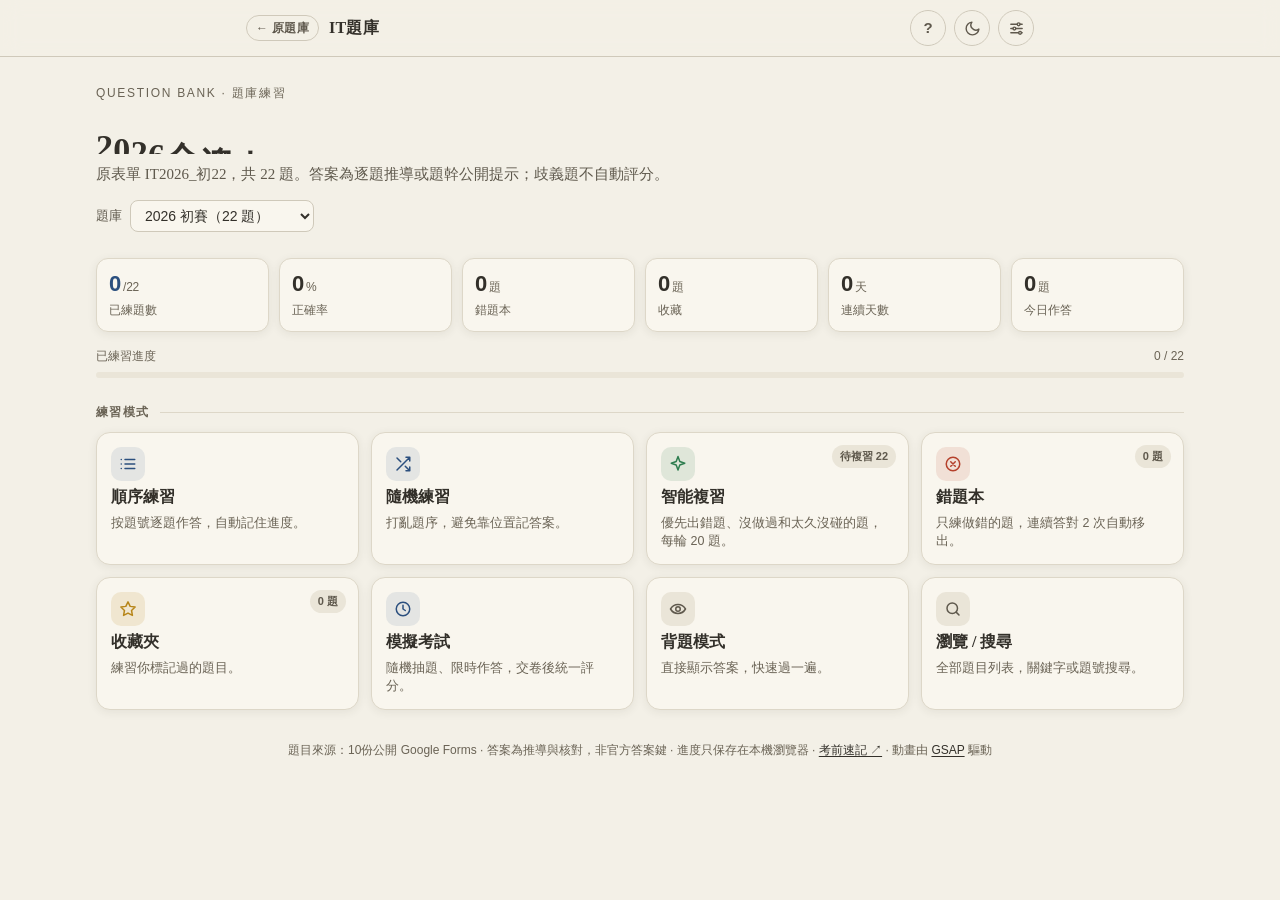
<file: index.html>
<!DOCTYPE html>
<html lang="zh-Hant" data-theme="light" data-font="md">
<head>
  <meta charset="utf-8">
  <meta name="viewport" content="width=device-width, initial-scale=1, viewport-fit=cover">
  <title>2026全澳中学生资讯科技知识问答比赛高中组模拟题</title>
  <meta name="description" content="2026全澳中学生资讯科技知识问答比赛高中组模拟题：424道IT題，保留順序練習、隨機練習、智能複習、錯題本、收藏、模考、背題及搜尋。待核對題不評分。">
  <meta name="robots" content="noindex">
  <meta name="theme-color" content="#f3f0e7" media="(prefers-color-scheme: light)">
  <meta name="theme-color" content="#211e19" media="(prefers-color-scheme: dark)">
  <meta name="apple-mobile-web-app-capable" content="yes">
  <meta name="apple-mobile-web-app-status-bar-style" content="default">
  <meta name="apple-mobile-web-app-title" content="IT題庫">
  <link rel="icon" href="./icon-192.png">
  <link rel="apple-touch-icon" href="./icon-192.png">
  <link rel="manifest" href="./manifest.webmanifest">
  <link rel="stylesheet" href="./quiz.css?v=it2026">
  <script>
    // 在首次繪製前決定主題與字號，避免閃爍；theme 這個 key 與博客共用
    (function () {
      try {
        var t = localStorage.getItem("theme");
        if (t !== "light" && t !== "dark") {
          t = matchMedia("(prefers-color-scheme: dark)").matches ? "dark" : "light";
        }
        document.documentElement.setAttribute("data-theme", t);
        var s = JSON.parse(localStorage.getItem("quiz2:settings") || "{}");
        if (s.font) document.documentElement.setAttribute("data-font", s.font);
      } catch (e) {}
    })();
  </script>
</head>
<body>
  <a class="skip-link" href="#app">跳到主要內容</a>

  <header class="topbar">
    <div class="in">
      <a class="brand" href="https://jacksontai2007.github.io/quiz/" title="開啟原題庫"><span class="back">← 原題庫</span><span>IT題庫</span></a>
      <span class="spacer"></span>
      <button class="icon-btn" id="btn-help" type="button" aria-label="鍵盤快捷鍵與說明">?</button>
      <button class="icon-btn theme-toggle" id="btn-theme" type="button" aria-label="切換深淺色">
        <svg class="icon-moon" viewBox="0 0 24 24" fill="none" stroke="currentColor" stroke-width="2" stroke-linecap="round" stroke-linejoin="round" aria-hidden="true"><path d="M21 12.8A9 9 0 1 1 11.2 3a7 7 0 0 0 9.8 9.8z"/></svg>
        <svg class="icon-sun" viewBox="0 0 24 24" fill="none" stroke="currentColor" stroke-width="2" stroke-linecap="round" stroke-linejoin="round" aria-hidden="true"><circle cx="12" cy="12" r="4"/><path d="M12 2v2M12 20v2M4.9 4.9l1.4 1.4M17.7 17.7l1.4 1.4M2 12h2M20 12h2M4.9 19.1l1.4-1.4M17.7 6.3l1.4-1.4"/></svg>
      </button>
      <button class="icon-btn" id="btn-settings" type="button" aria-label="設定">
        <svg viewBox="0 0 24 24" fill="none" stroke="currentColor" stroke-width="2" stroke-linecap="round" stroke-linejoin="round" aria-hidden="true"><path d="M4 6h9M17 6h3M4 12h3M11 12h9M4 18h11M19 18h1"/><circle cx="15" cy="6" r="2"/><circle cx="9" cy="12" r="2"/><circle cx="17" cy="18" r="2"/></svg>
      </button>
    </div>
  </header>

  <main id="app">

    <!-- ===== 首頁 ===== -->
    <section id="screen-home" class="screen" aria-label="首頁">
      <div class="hero">
        <p class="kicker">Question Bank · 題庫練習</p>
        <h1 id="hero-title">2026全澳中学生资讯科技知识问答比赛高中组模拟题</h1>
        <p class="lead" id="hero-lead">正在載入題庫…</p>
        <div class="bank-row" id="bank-row" hidden>
          <label for="bank-select">題庫</label>
          <select id="bank-select"></select>
        </div>
      </div>

      <div class="stats" id="stats" data-anim></div>

      <div class="progress-wrap" data-anim>
        <div class="progress-meta"><span>已練習進度</span><span id="seen-label">0 / 0</span></div>
        <div class="progress-line"><i id="seen-bar"></i></div>
      </div>

      <h2 class="section-title" data-anim>練習模式</h2>
      <div class="modes" id="modes"></div>

      <p class="foot">題目來源：10份公開 Google Forms · 答案為推導與核對，非官方答案鍵 · 進度只保存在本機瀏覽器 · <a href="./quick-notes.html">考前速記 ↗</a> · 動畫由 <a href="https://gsap.com" target="_blank" rel="noopener">GSAP</a> 驅動</p>
    </section>

    <!-- ===== 練習 / 考試 ===== -->
    <section id="screen-practice" class="screen" aria-label="練習" hidden>
      <div class="practice-grid">
        <div class="p-main">
          <div class="p-head">
            <button class="icon-btn" id="btn-exit" type="button" aria-label="返回首頁">
              <svg viewBox="0 0 24 24" fill="none" stroke="currentColor" stroke-width="2" stroke-linecap="round" stroke-linejoin="round" aria-hidden="true"><path d="M3 11l9-8 9 8v9a1 1 0 0 1-1 1h-5v-6H9v6H4a1 1 0 0 1-1-1z"/></svg>
            </button>
            <span class="mode-name" id="p-mode">練習</span>
            <span class="timer" id="p-timer" hidden>00:00</span>
            <span class="counter" id="p-counter">0 / 0</span>
          </div>
          <div class="p-progress"><i id="p-bar"></i></div>

          <div class="stage" id="stage" data-anim></div>

          <div class="actions" id="actions">
            <div class="in">
              <button class="btn icon" id="btn-prev" type="button" aria-label="上一題">
                <svg viewBox="0 0 24 24" fill="none" stroke="currentColor" stroke-width="2" stroke-linecap="round" stroke-linejoin="round" aria-hidden="true"><path d="M15 18l-6-6 6-6"/></svg>
              </button>
              <button class="btn icon" id="btn-fav" type="button" aria-label="收藏這題" aria-pressed="false">
                <svg viewBox="0 0 24 24" fill="none" stroke="currentColor" stroke-width="2" stroke-linecap="round" stroke-linejoin="round" aria-hidden="true"><path d="M12 2.5l2.9 6 6.6.9-4.8 4.6 1.2 6.5L12 17.4 6.1 20.5l1.2-6.5L2.5 9.4l6.6-.9z"/></svg>
              </button>
              <button class="btn icon" id="btn-sheet" type="button" aria-label="答題卡">
                <svg viewBox="0 0 24 24" fill="none" stroke="currentColor" stroke-width="2" stroke-linecap="round" stroke-linejoin="round" aria-hidden="true"><rect x="3" y="3" width="7" height="7" rx="1.5"/><rect x="14" y="3" width="7" height="7" rx="1.5"/><rect x="3" y="14" width="7" height="7" rx="1.5"/><rect x="14" y="14" width="7" height="7" rx="1.5"/></svg>
              </button>
              <button class="btn primary grow" id="btn-next" type="button">下一題</button>
            </div>
          </div>
        </div>

        <aside class="sheet" id="sheet" aria-label="答題卡">
          <div class="sheet-head">
            <span class="handle" aria-hidden="true"></span>
            <strong>答題卡</strong>
            <span class="muted" id="sheet-count">已答 0 / 0</span>
            <button class="icon-btn small" id="btn-sheet-close" type="button" aria-label="關閉答題卡">×</button>
          </div>
          <div class="sheet-body"><div class="grid" id="sheet-grid"></div></div>
          <div class="legend">
            <span><i class="l-ok"></i>答對</span>
            <span><i class="l-bad"></i>答錯</span>
            <span><i class="l-done"></i>已答</span><span><i class="l-review"></i>已閱</span>
            <span><i class="l-cur"></i>目前</span>
            <span><i class="l-fav"></i>收藏</span>
          </div>
          <div class="sheet-foot"><button class="btn grow" id="btn-finish" type="button">結束本輪</button></div>
        </aside>
      </div>
    </section>

    <!-- ===== 結果 ===== -->
    <section id="screen-result" class="screen" aria-label="結果" hidden>
      <div class="p-head">
        <button class="icon-btn" id="btn-result-home" type="button" aria-label="返回首頁">
          <svg viewBox="0 0 24 24" fill="none" stroke="currentColor" stroke-width="2" stroke-linecap="round" stroke-linejoin="round" aria-hidden="true"><path d="M3 11l9-8 9 8v9a1 1 0 0 1-1 1h-5v-6H9v6H4a1 1 0 0 1-1-1z"/></svg>
        </button>
        <span class="mode-name" id="r-title">結果</span>
      </div>
      <div class="result-hero" data-anim>
        <div class="ring" id="ring">
          <svg viewBox="0 0 132 132" aria-hidden="true">
            <circle class="track" cx="66" cy="66" r="56"/>
            <circle class="bar" id="ring-bar" cx="66" cy="66" r="56"/>
          </svg>
          <div class="ring-val"><span id="ring-num">0</span><small id="ring-unit">分</small></div>
        </div>
        <div class="result-nums" id="result-nums"></div>
      </div>
      <div class="result-actions" id="result-actions" data-anim></div>
      <h2 class="section-title" id="review-title" data-anim>錯題回顧</h2>
      <ul class="review-list" id="review-list"></ul>
    </section>

    <!-- ===== 瀏覽 / 搜尋 ===== -->
    <section id="screen-browse" class="screen" aria-label="瀏覽題目" hidden>
      <div class="p-head">
        <button class="icon-btn" id="btn-browse-home" type="button" aria-label="返回首頁">
          <svg viewBox="0 0 24 24" fill="none" stroke="currentColor" stroke-width="2" stroke-linecap="round" stroke-linejoin="round" aria-hidden="true"><path d="M3 11l9-8 9 8v9a1 1 0 0 1-1 1h-5v-6H9v6H4a1 1 0 0 1-1-1z"/></svg>
        </button>
        <span class="mode-name">瀏覽題目</span>
        <span class="counter" id="browse-count"></span>
      </div>
      <div class="toolbar" data-anim>
        <input class="search" id="search" type="search" placeholder="搜尋題目關鍵字或題號…" autocomplete="off" aria-label="搜尋題目">
        <div class="seg" id="browse-status" role="group" aria-label="篩選">
          <button type="button" data-v="all" aria-pressed="true">全部</button>
          <button type="button" data-v="wrong" aria-pressed="false">錯題</button>
          <button type="button" data-v="fav" aria-pressed="false">收藏</button>
          <button type="button" data-v="new" aria-pressed="false">未做</button>
        </div>
        <button class="chip" id="toggle-answers" type="button" aria-pressed="true">顯示答案</button>
      </div>
      <ul class="list" id="browse-list"></ul>
      <p class="empty" id="browse-empty" hidden>沒有符合的題目</p>
    </section>

  </main>

  <div class="scrim" id="scrim"></div>

  <div class="modal" id="modal" hidden>
    <div class="box" role="dialog" aria-modal="true" aria-label="對話框"><div id="modal-content"></div></div>
  </div>

  <div class="toast" id="toast" role="status" aria-live="polite"></div>

  <script src="./vendor/gsap/gsap.min.js"></script>
  <script src="./vendor/gsap/Flip.min.js"></script>
  <script src="./vendor/gsap/Observer.min.js"></script>
  <script src="./vendor/gsap/ScrollToPlugin.min.js"></script>
  <script src="./vendor/gsap/SplitText.min.js"></script>
  <script src="./vendor/gsap/DrawSVGPlugin.min.js"></script>
  <script src="./quiz.js?v=it2026"></script>
</body>
</html>
</file>
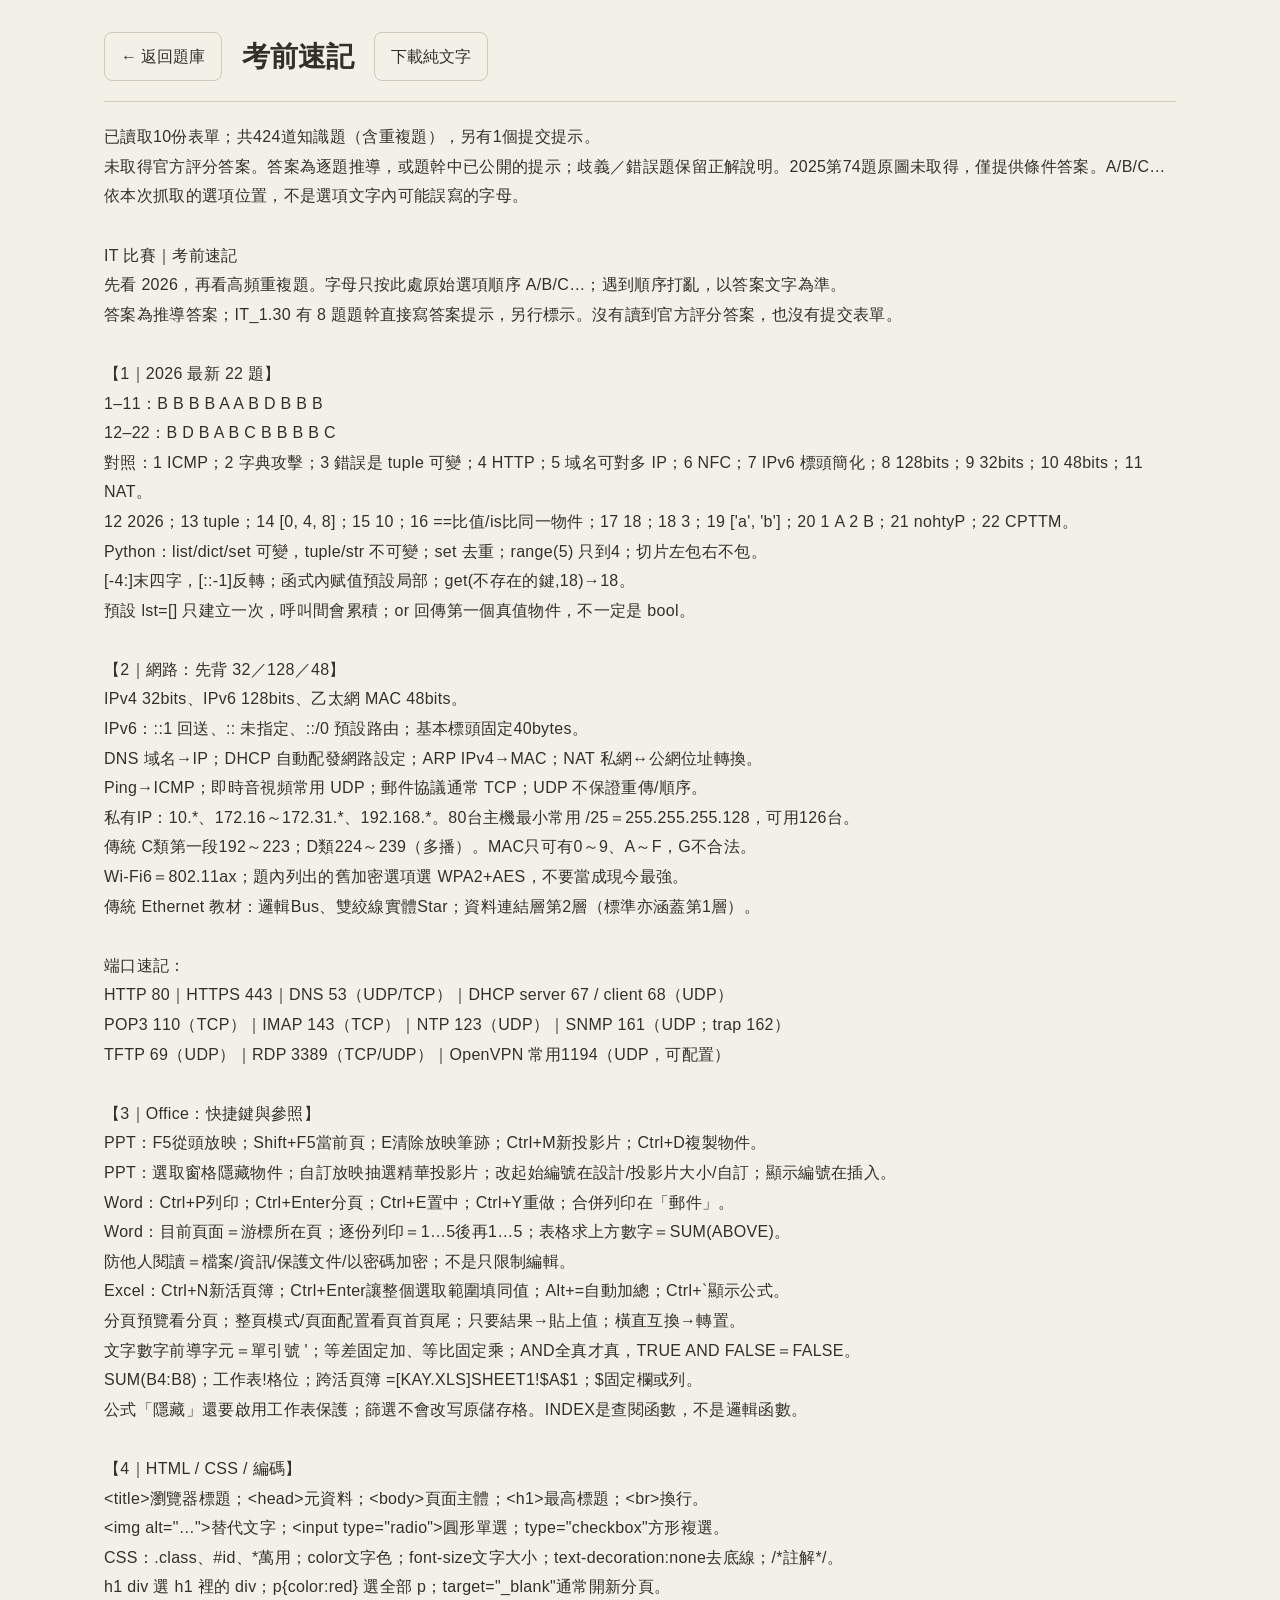
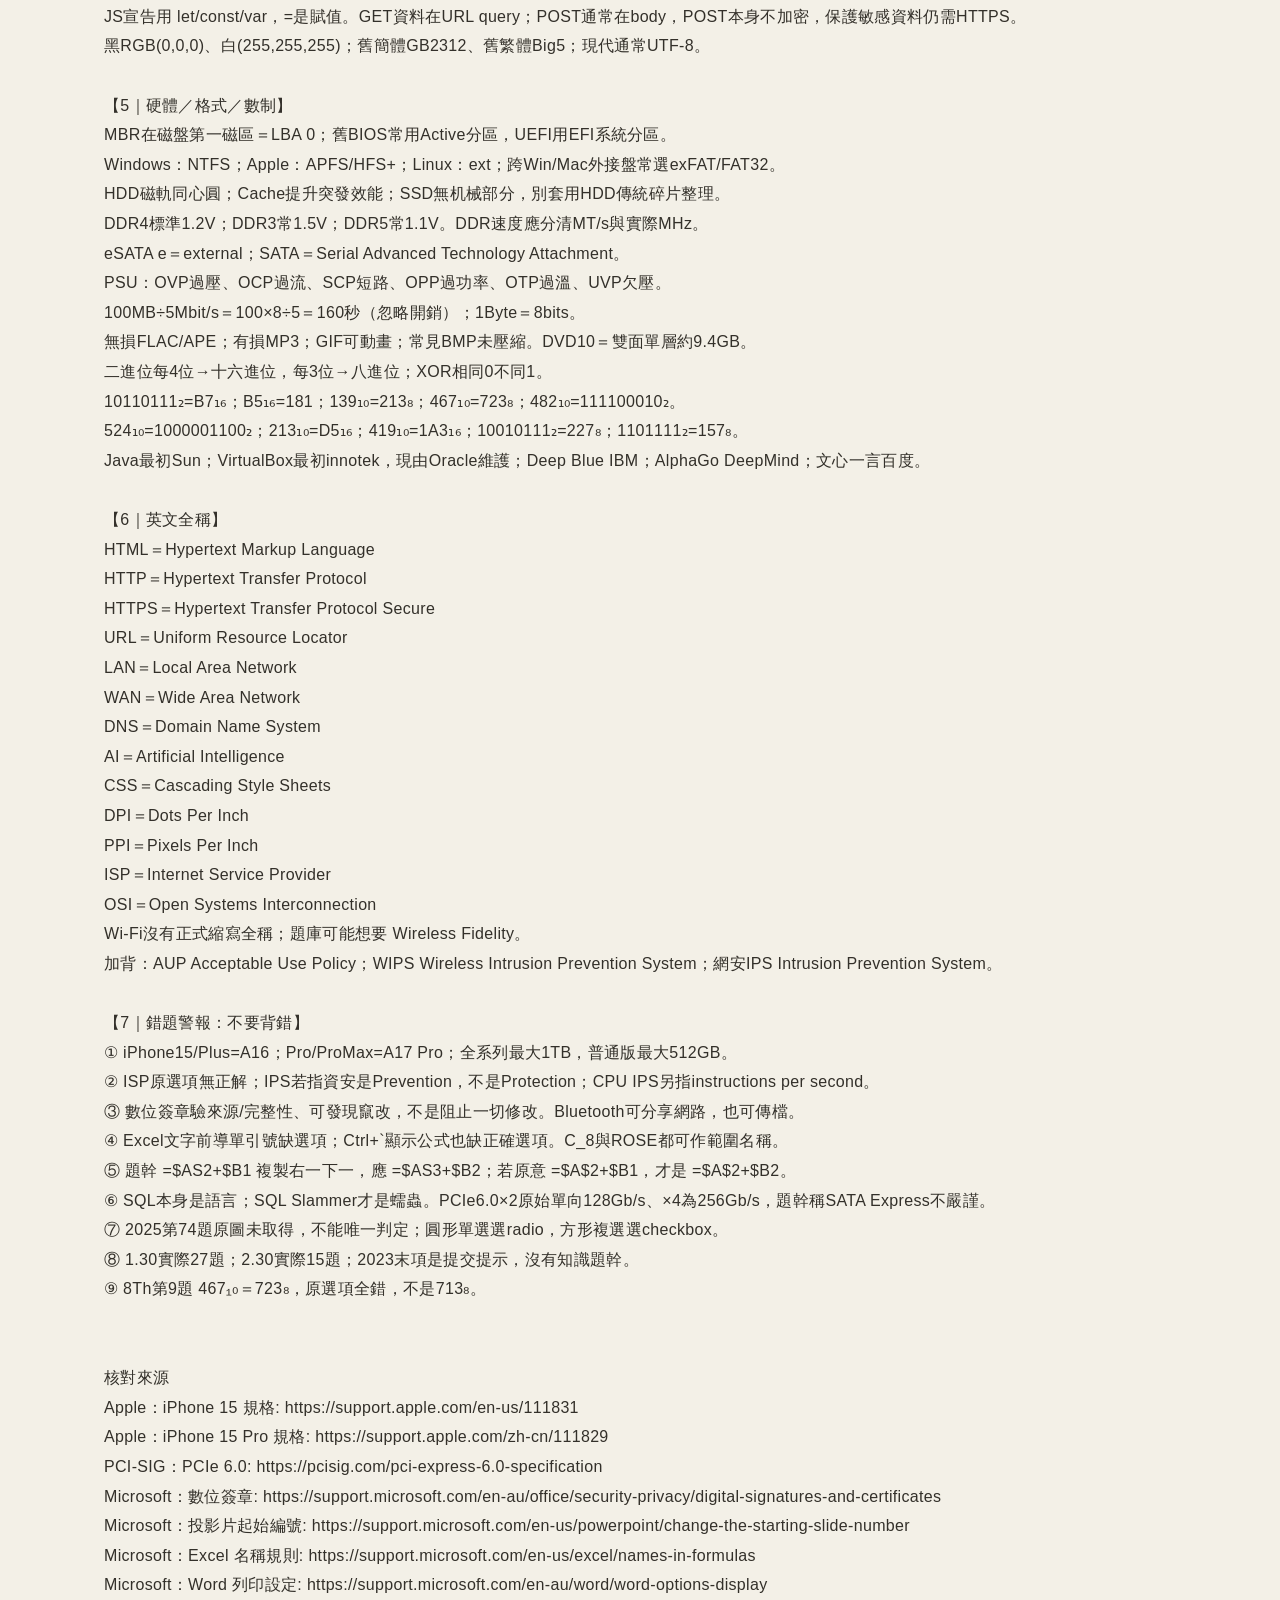
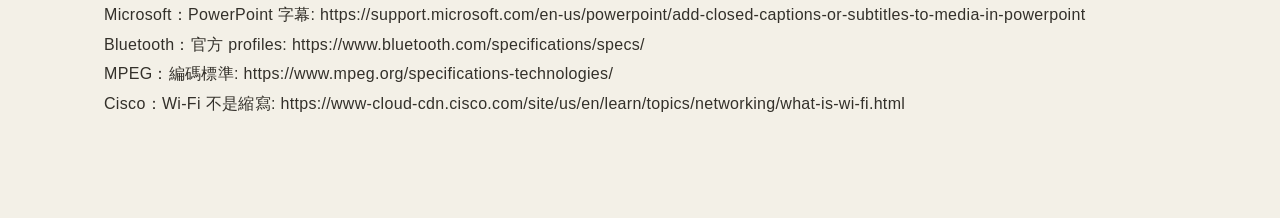
<file: quick-notes.html>
<!doctype html><html lang="zh-Hant" data-theme="light"><head><meta charset="utf-8"><meta name="viewport" content="width=device-width,initial-scale=1,viewport-fit=cover"><meta name="description" content="IT比賽考前速記：網路、Python、Office、HTML、硬體、英文全稱與錯題提醒"><title>考前速記 · 2026全澳中学生资讯科技知识问答比赛高中组模拟题</title><link rel="stylesheet" href="./quiz.css"><link rel="icon" href="./icon-192.png"><script>try{const t=localStorage.getItem('theme');document.documentElement.dataset.theme=t==='dark'?'dark':'light'}catch(e){}</script><style>main{max-width:var(--maxw-wide);margin:0 auto;padding:32px 24px 80px}.notes{white-space:pre-wrap;overflow-wrap:anywhere;font-family:var(--sans);font-size:16px;line-height:1.85;letter-spacing:.02em;margin:20px 0}.note-head{display:flex;align-items:center;gap:20px;flex-wrap:wrap;padding-bottom:20px;border-bottom:1px solid var(--rule)}.note-head a{padding:10px 16px;border:1px solid var(--rule);border-radius:8px;min-height:44px}.note-head a:hover{background:var(--chip-bg)}h1{font-size:28px;margin:0}@media(max-width:600px){main{padding:20px 16px 60px}.notes{font-size:16px}}@media print{.note-head a{display:none}main{padding:0}}</style></head><body><main><header class="note-head"><a href="./">← 返回題庫</a><h1>考前速記</h1><a href="./quick-notes.txt" download>下載純文字</a></header><pre class="notes">已讀取10份表單；共424道知識題（含重複題），另有1個提交提示。
未取得官方評分答案。答案為逐題推導，或題幹中已公開的提示；歧義／錯誤題保留正解說明。2025第74題原圖未取得，僅提供條件答案。A/B/C…依本次抓取的選項位置，不是選項文字內可能誤寫的字母。

IT 比賽｜考前速記
先看 2026，再看高頻重複題。字母只按此處原始選項順序 A/B/C…；遇到順序打亂，以答案文字為準。
答案為推導答案；IT_1.30 有 8 題題幹直接寫答案提示，另行標示。沒有讀到官方評分答案，也沒有提交表單。

【1｜2026 最新 22 題】
1–11：B B B B A A B D B B B
12–22：B D B A B C B B B B C
對照：1 ICMP；2 字典攻擊；3 錯誤是 tuple 可變；4 HTTP；5 域名可對多 IP；6 NFC；7 IPv6 標頭簡化；8 128bits；9 32bits；10 48bits；11 NAT。
12 2026；13 tuple；14 [0, 4, 8]；15 10；16 ==比值/is比同一物件；17 18；18 3；19 [&#x27;a&#x27;, &#x27;b&#x27;]；20 1 A 2 B；21 nohtyP；22 CPTTM。
Python：list/dict/set 可變，tuple/str 不可變；set 去重；range(5) 只到4；切片左包右不包。
[-4:]末四字，[::-1]反轉；函式內赋值預設局部；get(不存在的鍵,18)→18。
預設 lst=[] 只建立一次，呼叫間會累積；or 回傳第一個真值物件，不一定是 bool。

【2｜網路：先背 32／128／48】
IPv4 32bits、IPv6 128bits、乙太網 MAC 48bits。
IPv6：::1 回送、:: 未指定、::/0 預設路由；基本標頭固定40bytes。
DNS 域名→IP；DHCP 自動配發網路設定；ARP IPv4→MAC；NAT 私網↔公網位址轉換。
Ping→ICMP；即時音視頻常用 UDP；郵件協議通常 TCP；UDP 不保證重傳/順序。
私有IP：10.*、172.16～172.31.*、192.168.*。80台主機最小常用 /25＝255.255.255.128，可用126台。
傳統 C類第一段192～223；D類224～239（多播）。MAC只可有0～9、A～F，G不合法。
Wi-Fi6＝802.11ax；題內列出的舊加密選項選 WPA2+AES，不要當成現今最強。
傳統 Ethernet 教材：邏輯Bus、雙絞線實體Star；資料連結層第2層（標準亦涵蓋第1層）。

端口速記：
HTTP 80｜HTTPS 443｜DNS 53（UDP/TCP）｜DHCP server 67 / client 68（UDP）
POP3 110（TCP）｜IMAP 143（TCP）｜NTP 123（UDP）｜SNMP 161（UDP；trap 162）
TFTP 69（UDP）｜RDP 3389（TCP/UDP）｜OpenVPN 常用1194（UDP，可配置）

【3｜Office：快捷鍵與參照】
PPT：F5從頭放映；Shift+F5當前頁；E清除放映筆跡；Ctrl+M新投影片；Ctrl+D複製物件。
PPT：選取窗格隱藏物件；自訂放映抽選精華投影片；改起始編號在設計/投影片大小/自訂；顯示編號在插入。
Word：Ctrl+P列印；Ctrl+Enter分頁；Ctrl+E置中；Ctrl+Y重做；合併列印在「郵件」。
Word：目前頁面＝游標所在頁；逐份列印＝1…5後再1…5；表格求上方數字＝SUM(ABOVE)。
防他人閱讀＝檔案/資訊/保護文件/以密碼加密；不是只限制編輯。
Excel：Ctrl+N新活頁簿；Ctrl+Enter讓整個選取範圍填同值；Alt+=自動加總；Ctrl+`顯示公式。
分頁預覽看分頁；整頁模式/頁面配置看頁首頁尾；只要結果→貼上值；橫直互換→轉置。
文字數字前導字元＝單引號 &#x27;；等差固定加、等比固定乘；AND全真才真，TRUE AND FALSE＝FALSE。
SUM(B4:B8)；工作表!格位；跨活頁簿 =[KAY.XLS]SHEET1!$A$1；$固定欄或列。
公式「隱藏」還要啟用工作表保護；篩選不會改写原儲存格。INDEX是查閱函數，不是邏輯函數。

【4｜HTML / CSS / 編碼】
&lt;title&gt;瀏覽器標題；&lt;head&gt;元資料；&lt;body&gt;頁面主體；&lt;h1&gt;最高標題；&lt;br&gt;換行。
&lt;img alt=&quot;…&quot;&gt;替代文字；&lt;input type=&quot;radio&quot;&gt;圓形單選；type=&quot;checkbox&quot;方形複選。
CSS：.class、#id、*萬用；color文字色；font-size文字大小；text-decoration:none去底線；/*註解*/。
h1 div 選 h1 裡的 div；p{color:red} 選全部 p；target=&quot;_blank&quot;通常開新分頁。
JS宣告用 let/const/var，=是賦值。GET資料在URL query；POST通常在body，POST本身不加密，保護敏感資料仍需HTTPS。
黑RGB(0,0,0)、白(255,255,255)；舊簡體GB2312、舊繁體Big5；現代通常UTF-8。

【5｜硬體／格式／數制】
MBR在磁盤第一磁區＝LBA 0；舊BIOS常用Active分區，UEFI用EFI系統分區。
Windows：NTFS；Apple：APFS/HFS+；Linux：ext；跨Win/Mac外接盤常選exFAT/FAT32。
HDD磁軌同心圓；Cache提升突發效能；SSD無机械部分，別套用HDD傳統碎片整理。
DDR4標準1.2V；DDR3常1.5V；DDR5常1.1V。DDR速度應分清MT/s與實際MHz。
eSATA e＝external；SATA＝Serial Advanced Technology Attachment。
PSU：OVP過壓、OCP過流、SCP短路、OPP過功率、OTP過溫、UVP欠壓。
100MB÷5Mbit/s＝100×8÷5＝160秒（忽略開銷）；1Byte＝8bits。
無損FLAC/APE；有損MP3；GIF可動畫；常見BMP未壓縮。DVD10＝雙面單層約9.4GB。
二進位每4位→十六進位，每3位→八進位；XOR相同0不同1。
10110111₂=B7₁₆；B5₁₆=181；139₁₀=213₈；467₁₀=723₈；482₁₀=111100010₂。
524₁₀=1000001100₂；213₁₀=D5₁₆；419₁₀=1A3₁₆；10010111₂=227₈；1101111₂=157₈。
Java最初Sun；VirtualBox最初innotek，現由Oracle維護；Deep Blue IBM；AlphaGo DeepMind；文心一言百度。

【6｜英文全稱】
HTML＝Hypertext Markup Language
HTTP＝Hypertext Transfer Protocol
HTTPS＝Hypertext Transfer Protocol Secure
URL＝Uniform Resource Locator
LAN＝Local Area Network
WAN＝Wide Area Network
DNS＝Domain Name System
AI＝Artificial Intelligence
CSS＝Cascading Style Sheets
DPI＝Dots Per Inch
PPI＝Pixels Per Inch
ISP＝Internet Service Provider
OSI＝Open Systems Interconnection
Wi-Fi沒有正式縮寫全稱；題庫可能想要 Wireless Fidelity。
加背：AUP Acceptable Use Policy；WIPS Wireless Intrusion Prevention System；網安IPS Intrusion Prevention System。

【7｜錯題警報：不要背錯】
① iPhone15/Plus=A16；Pro/ProMax=A17 Pro；全系列最大1TB，普通版最大512GB。
② ISP原選項無正解；IPS若指資安是Prevention，不是Protection；CPU IPS另指instructions per second。
③ 數位簽章驗來源/完整性、可發現竄改，不是阻止一切修改。Bluetooth可分享網路，也可傳檔。
④ Excel文字前導單引號缺選項；Ctrl+`顯示公式也缺正確選項。C_8與ROSE都可作範圍名稱。
⑤ 題幹 =$AS2+$B1 複製右一下一，應 =$AS3+$B2；若原意 =$A$2+$B1，才是 =$A$2+$B2。
⑥ SQL本身是語言；SQL Slammer才是蠕蟲。PCIe6.0×2原始單向128Gb/s、×4為256Gb/s，題幹稱SATA Express不嚴謹。
⑦ 2025第74題原圖未取得，不能唯一判定；圓形單選選radio，方形複選選checkbox。
⑧ 1.30實際27題；2.30實際15題；2023末項是提交提示，沒有知識題幹。
⑨ 8Th第9題 467₁₀＝723₈，原選項全錯，不是713₈。


核對來源
Apple：iPhone 15 規格: https://support.apple.com/en-us/111831
Apple：iPhone 15 Pro 規格: https://support.apple.com/zh-cn/111829
PCI-SIG：PCIe 6.0: https://pcisig.com/pci-express-6.0-specification
Microsoft：數位簽章: https://support.microsoft.com/en-au/office/security-privacy/digital-signatures-and-certificates
Microsoft：投影片起始編號: https://support.microsoft.com/en-us/powerpoint/change-the-starting-slide-number
Microsoft：Excel 名稱規則: https://support.microsoft.com/en-us/excel/names-in-formulas
Microsoft：Word 列印設定: https://support.microsoft.com/en-au/word/word-options-display
Microsoft：PowerPoint 字幕: https://support.microsoft.com/en-us/powerpoint/add-closed-captions-or-subtitles-to-media-in-powerpoint
Bluetooth：官方 profiles: https://www.bluetooth.com/specifications/specs/
MPEG：編碼標準: https://www.mpeg.org/specifications-technologies/
Cisco：Wi-Fi 不是縮寫: https://www-cloud-cdn.cisco.com/site/us/en/learn/topics/networking/what-is-wi-fi.html</pre></main></body></html>
</file>
<file: quiz.css>
/* ============================================================
   題庫練習 — 紙墨主題（與 JacksonTai 博客同一套色彩 token）
   - 手機優先：底部固定操作欄、答題卡為底部抽屜、選項 ≥ 52px 觸控高度
   - ≥1024px：題目 + 常駐答題卡雙欄
   - 所有動效由 GSAP 驅動；CSS 只負責靜態樣式與 hover
   ============================================================ */

:root {
  --bg: #f3f0e7;
  --card: #f9f6ee;
  --text: #33302a;
  --soft: #5f594d;
  --faint: #6a6355;
  --rule: #cfc9ba;
  --rule-soft: #ddd7c8;
  --chip-bg: #eae5d8;
  --shadow: 0 2px 10px rgba(51, 48, 42, 0.08);
  --sel: rgba(51, 48, 42, 0.16);

  --accent: #2b4f7e;
  --accent-soft: rgba(43, 79, 126, 0.10);
  --ok: #2e7d4f;
  --ok-soft: rgba(46, 125, 79, 0.13);
  --bad: #b5412c;
  --bad-soft: rgba(181, 65, 44, 0.12);
  --warn: #b7861a;
  --warn-soft: rgba(183, 134, 26, 0.14);
  --scrim: rgba(30, 26, 20, 0.42);

  --maxw: 820px;
  --maxw-wide: 1120px;
  --radius: 14px;
  --q-size: 18px;
  --serif: Georgia, "Times New Roman", "Songti SC", "Noto Serif CJK TC", "Noto Serif CJK SC",
    "Source Han Serif TC", "Source Han Serif SC", PMingLiU, SimSun, "PingFang TC", "PingFang SC", serif;
  --sans: -apple-system, BlinkMacSystemFont, "Segoe UI", "PingFang TC", "PingFang SC",
    "Hiragino Sans GB", "Microsoft JhengHei", "Microsoft YaHei", sans-serif;
  --mono-ui: ui-monospace, SFMono-Regular, Menlo, Consolas, "Liberation Mono", monospace;
}

html[data-theme="dark"] {
  --bg: #211e19;
  --card: #272319;
  --text: #d9d3c5;
  --soft: #a8a191;
  --faint: #9c9583;
  --rule: #453f33;
  --rule-soft: #37322a;
  --chip-bg: #2c2820;
  --shadow: 0 2px 12px rgba(0, 0, 0, 0.35);
  --sel: rgba(217, 211, 197, 0.22);

  --accent: #8fb3e0;
  --accent-soft: rgba(143, 179, 224, 0.14);
  --ok: #7fc79a;
  --ok-soft: rgba(127, 199, 154, 0.14);
  --bad: #e08a75;
  --bad-soft: rgba(224, 138, 117, 0.14);
  --warn: #e6b84f;
  --warn-soft: rgba(230, 184, 79, 0.16);
  --scrim: rgba(0, 0, 0, 0.55);
}

html[data-font="sm"] { --q-size: 16px; }
html[data-font="lg"] { --q-size: 20px; }

/* ============================================================
   Base
   ============================================================ */
* { box-sizing: border-box; }
html { -webkit-text-size-adjust: 100%; color-scheme: light; }
html[data-theme="dark"] { color-scheme: dark; }

body {
  margin: 0;
  min-height: 100vh;
  background: var(--bg);
  color: var(--text);
  font-family: var(--serif);
  font-size: 16px;
  line-height: 1.7;
  -webkit-font-smoothing: antialiased;
  text-rendering: optimizeLegibility;
  transition: background-color 0.25s ease, color 0.25s ease;
}

[hidden] { display: none !important; }
::selection { background: var(--sel); }
a { color: var(--text); text-decoration: none; }
button { font: inherit; color: inherit; }
svg { display: block; }
.muted { color: var(--faint); }

:focus-visible { outline: 2px solid var(--accent); outline-offset: 2px; border-radius: 4px; }

.skip-link {
  position: absolute; left: -9999px; top: 0; z-index: 200;
  background: var(--card); border: 1px solid var(--rule); border-radius: 4px;
  padding: 10px 16px; font-size: 14px;
}
.skip-link:focus { left: 12px; top: 12px; }

.sr-only {
  position: absolute; width: 1px; height: 1px; padding: 0; margin: -1px;
  overflow: hidden; clip: rect(0, 0, 0, 0); white-space: nowrap; border: 0;
}

/* ============================================================
   Top bar
   ============================================================ */
.topbar {
  position: sticky; top: 0; z-index: 40;
  background: color-mix(in srgb, var(--bg) 92%, transparent);
  -webkit-backdrop-filter: blur(10px); backdrop-filter: blur(10px);
  border-bottom: 1px solid var(--rule);
}
@supports not (background: color-mix(in srgb, red 50%, blue)) {
  .topbar { background: var(--bg); }
}
.topbar .in {
  max-width: var(--maxw); margin: 0 auto; padding: 0 16px;
  height: 56px; display: flex; align-items: center; gap: 8px;
}
.brand { display: inline-flex; align-items: center; gap: 10px; font-weight: 700; letter-spacing: 0.02em; white-space: nowrap; }
.brand .back { font-family: var(--sans); font-size: 12px; color: var(--soft); border: 1px solid var(--rule); border-radius: 999px; padding: 2px 9px; }
.brand:hover .back { color: var(--text); border-color: var(--soft); }
.spacer { flex: 1; }

.icon-btn {
  width: 36px; height: 36px; flex: none;
  display: inline-flex; align-items: center; justify-content: center;
  border: 1px solid var(--rule); border-radius: 50%;
  background: transparent; color: var(--soft); cursor: pointer;
  font-family: var(--sans); font-size: 15px; font-weight: 700;
  transition: color 0.15s ease, border-color 0.15s ease;
  touch-action: manipulation;
}
.icon-btn:hover { color: var(--text); border-color: var(--soft); }
.icon-btn svg { width: 17px; height: 17px; }
.icon-btn.small { width: 30px; height: 30px; }
.icon-btn.small svg { width: 14px; height: 14px; }

.theme-toggle .icon-sun { display: none; }
.theme-toggle .icon-moon { display: block; }
html[data-theme="dark"] .theme-toggle .icon-sun { display: block; }
html[data-theme="dark"] .theme-toggle .icon-moon { display: none; }

/* ============================================================
   Layout
   ============================================================ */
main#app { max-width: var(--maxw); margin: 0 auto; padding: 20px 16px 110px; }
.screen { position: relative; }

.section-title {
  font-family: var(--sans); font-size: 12px; font-weight: 600; letter-spacing: 0.12em;
  text-transform: uppercase; color: var(--faint);
  margin: 24px 0 10px; display: flex; align-items: center; gap: 10px;
}
.section-title::after { content: ""; flex: 1; height: 1px; background: var(--rule-soft); }
.section-title .count { letter-spacing: 0; font-weight: 400; }

.foot { margin-top: 30px; font-family: var(--sans); font-size: 12px; color: var(--faint); text-align: center; line-height: 1.7; }
.foot a { text-decoration: underline; text-underline-offset: 3px; }

/* ============================================================
   Home
   ============================================================ */
.hero { padding: 6px 0 8px; }
.kicker { font-family: var(--sans); font-size: 12px; letter-spacing: 0.14em; text-transform: uppercase; color: var(--faint); margin: 0 0 6px; }
.hero h1 { font-size: clamp(23px, 5.4vw, 34px); line-height: 1.32; margin: 0 0 8px; letter-spacing: 0.01em; }
.hero .lead { color: var(--soft); margin: 0; font-size: 15px; }
.bank-row { margin-top: 12px; font-family: var(--sans); font-size: 13px; color: var(--soft); display: flex; align-items: center; gap: 8px; }
.bank-row select {
  font: inherit; font-size: 14px; color: var(--text); background: var(--card);
  border: 1px solid var(--rule); border-radius: 8px; padding: 6px 10px; max-width: 100%;
}

.stats { display: grid; grid-template-columns: repeat(3, 1fr); gap: 10px; margin: 18px 0 14px; }
@media (min-width: 640px) { .stats { grid-template-columns: repeat(6, 1fr); } }
.stat {
  background: var(--card); border: 1px solid var(--rule-soft); border-radius: 12px;
  padding: 12px 12px 10px; box-shadow: var(--shadow); min-width: 0;
}
.stat .v { font-family: var(--sans); font-size: 22px; font-weight: 700; letter-spacing: -0.01em; font-variant-numeric: tabular-nums; line-height: 1.2; }
.stat .v small { font-size: 12px; font-weight: 500; color: var(--faint); margin-left: 2px; }
.stat .k { font-family: var(--sans); font-size: 12px; color: var(--faint); margin-top: 3px; white-space: nowrap; }
.stat.ok .v { color: var(--ok); }
.stat.bad .v { color: var(--bad); }
.stat.warn .v { color: var(--warn); }
.stat.accent .v { color: var(--accent); }

.progress-wrap { margin: 0 0 6px; }
.progress-meta { display: flex; justify-content: space-between; font-family: var(--sans); font-size: 12px; color: var(--faint); margin-bottom: 6px; font-variant-numeric: tabular-nums; }
.progress-line { height: 6px; background: var(--chip-bg); border-radius: 3px; overflow: hidden; }
.progress-line > i { display: block; height: 100%; background: var(--accent); transform-origin: left center; transform: scaleX(0); will-change: transform; border-radius: 3px; }

.chips { display: flex; gap: 8px; flex-wrap: wrap; }
.chip {
  font-family: var(--sans); font-size: 13px; padding: 6px 12px; border-radius: 999px;
  border: 1px solid var(--rule); background: var(--card); color: var(--soft);
  cursor: pointer; touch-action: manipulation; white-space: nowrap;
  transition: color 0.15s ease, border-color 0.15s ease, background-color 0.15s ease;
}
.chip small { opacity: 0.7; margin-left: 4px; font-variant-numeric: tabular-nums; }
.chip:hover { color: var(--text); border-color: var(--soft); }
.chip[aria-pressed="true"] { background: var(--text); color: var(--bg); border-color: var(--text); }

.modes { display: grid; grid-template-columns: repeat(2, 1fr); gap: 12px; }
@media (min-width: 720px) { .modes { grid-template-columns: repeat(4, 1fr); } }
.mode {
  position: relative; text-align: left; min-height: 124px;
  background: var(--card); border: 1px solid var(--rule-soft); border-radius: var(--radius);
  padding: 14px; box-shadow: var(--shadow); cursor: pointer;
  display: flex; flex-direction: column; gap: 6px;
  transition: border-color 0.15s ease, transform 0.15s ease;
  touch-action: manipulation;
}
@media (hover: hover) { .mode:hover { border-color: var(--soft); transform: translateY(-2px); } }
.mode .ic { width: 34px; height: 34px; border-radius: 10px; background: var(--accent-soft); color: var(--accent); display: grid; place-items: center; }
.mode .ic svg { width: 18px; height: 18px; }
.mode.tone-ok .ic { background: var(--ok-soft); color: var(--ok); }
.mode.tone-bad .ic { background: var(--bad-soft); color: var(--bad); }
.mode.tone-warn .ic { background: var(--warn-soft); color: var(--warn); }
.mode.tone-plain .ic { background: var(--chip-bg); color: var(--soft); }
.mode .t { font-weight: 700; font-size: 16px; line-height: 1.3; }
.mode .d { font-family: var(--sans); font-size: 12.5px; color: var(--faint); line-height: 1.45; }
.mode .badge {
  position: absolute; top: 12px; right: 12px;
  font-family: var(--sans); font-size: 11px; font-weight: 600; padding: 2px 8px; border-radius: 999px;
  background: var(--chip-bg); color: var(--soft); font-variant-numeric: tabular-nums;
}
.mode .badge.hot { background: var(--bad-soft); color: var(--bad); }
.mode .badge.good { background: var(--ok-soft); color: var(--ok); }
.mode .sub { margin-top: auto; font-family: var(--sans); font-size: 12px; color: var(--accent); }

/* ============================================================
   Practice
   ============================================================ */
.p-head { display: flex; align-items: center; gap: 10px; margin-bottom: 12px; font-family: var(--sans); font-size: 13px; color: var(--soft); min-height: 36px; }
.p-head .mode-name { font-weight: 700; color: var(--text); font-size: 15px; white-space: nowrap; }
.p-head .cat-name { padding: 2px 9px; border-radius: 999px; background: var(--chip-bg); font-size: 12px; white-space: nowrap; overflow: hidden; text-overflow: ellipsis; max-width: 40vw; }
.p-head .counter { margin-left: auto; font-variant-numeric: tabular-nums; white-space: nowrap; }
.p-head .timer { font-variant-numeric: tabular-nums; font-weight: 700; padding: 2px 10px; border-radius: 999px; background: var(--chip-bg); color: var(--text); will-change: transform; }
.p-head .timer.low { color: var(--bad); background: var(--bad-soft); }
.p-progress { height: 4px; background: var(--chip-bg); border-radius: 2px; margin-bottom: 16px; overflow: hidden; }
.p-progress > i { display: block; height: 100%; background: var(--accent); transform-origin: left center; transform: scaleX(0); will-change: transform; }

.stage { position: relative; touch-action: pan-y; }
.qcard {
  background: var(--card); border: 1px solid var(--rule-soft); border-radius: var(--radius);
  padding: 18px 18px 16px; box-shadow: var(--shadow); will-change: transform, opacity;
}
.qmeta { display: flex; align-items: center; gap: 8px; font-family: var(--sans); font-size: 12px; color: var(--faint); margin-bottom: 10px; flex-wrap: wrap; }
.qmeta .num { font-weight: 700; color: var(--text); font-size: 13px; }
.qmeta .cat { padding: 1px 8px; border-radius: 999px; background: var(--chip-bg); }
.qmeta .hist { margin-left: auto; font-variant-numeric: tabular-nums; }
.qmeta .hist b { font-weight: 600; }
.qmeta .hist .ok { color: var(--ok); }
.qmeta .hist .bad { color: var(--bad); }
.stem { font-size: var(--q-size); line-height: 1.8; margin: 0 0 16px; text-wrap: pretty; overflow-wrap: anywhere; }
.blank {
  display: inline-block; min-width: 3.4em; height: 0.95em; vertical-align: baseline;
  border-bottom: 1.5px solid currentColor; margin: 0 0.12em; opacity: 0.85;
}

.options { list-style: none; margin: 0; padding: 0; display: flex; flex-direction: column; gap: 10px; }
.opt {
  position: relative; display: flex; align-items: flex-start; gap: 12px; width: 100%; text-align: left;
  background: var(--bg); border: 1px solid var(--rule); border-radius: 12px;
  padding: 12px 14px; min-height: 52px; cursor: pointer;
  font-family: var(--serif); font-size: calc(var(--q-size) - 1px); line-height: 1.6;
  transition: border-color 0.15s ease, background-color 0.15s ease;
  touch-action: manipulation; will-change: transform;
  -webkit-tap-highlight-color: transparent;
}
@media (hover: hover) { button.opt:not([disabled]):not(.is-picked):hover { border-color: var(--soft); background: var(--card); } }
.opt .key {
  flex: none; width: 28px; height: 28px; border-radius: 50%; margin-top: 1px;
  border: 1px solid var(--rule); background: var(--card); color: var(--soft);
  display: grid; place-items: center; font-family: var(--sans); font-size: 13px; font-weight: 700;
  transition: background-color 0.15s ease, color 0.15s ease, border-color 0.15s ease;
}
.opt .txt { flex: 1; min-width: 0; overflow-wrap: anywhere; }
.opt .mark { flex: none; width: 22px; height: 22px; margin-top: 4px; display: grid; place-items: center; opacity: 0; visibility: hidden; }
.opt .mark svg { width: 18px; height: 18px; }
.opt[disabled] { cursor: default; }
.opt.is-picked { border-color: var(--accent); background: var(--accent-soft); }
.opt.is-picked .key { background: var(--accent); border-color: var(--accent); color: #fff; }
.opt.is-correct { border-color: var(--ok); background: var(--ok-soft); }
.opt.is-correct .key { background: var(--ok); border-color: var(--ok); color: #fff; }
.opt.is-correct .mark { color: var(--ok); }
.opt.is-wrong { border-color: var(--bad); background: var(--bad-soft); }
.opt.is-wrong .key { background: var(--bad); border-color: var(--bad); color: #fff; }
.opt.is-wrong .mark { color: var(--bad); }
.opt.is-dim { opacity: 0.55; }

.feedback {
  margin-top: 14px; padding: 12px 14px; border-radius: 12px;
  font-family: var(--sans); font-size: 14px; line-height: 1.5;
  display: flex; gap: 10px; align-items: flex-start;
}
.feedback.ok { background: var(--ok-soft); color: var(--ok); }
.feedback.bad { background: var(--bad-soft); color: var(--bad); }
.feedback.memo { background: var(--accent-soft); color: var(--accent); }
.feedback .fb-ic { flex: none; width: 20px; height: 20px; margin-top: 1px; }
.feedback .fb-ic svg { width: 20px; height: 20px; }
.feedback .fb-main { flex: 1; min-width: 0; }
.feedback .fb-main b { font-weight: 700; }
.feedback .fb-sub { display: block; color: var(--soft); font-size: 12.5px; margin-top: 2px; }

/* bottom action bar — fixed on phone / tablet, inline on desktop */
.actions {
  position: fixed; left: 0; right: 0; bottom: 0; z-index: 30;
  background: color-mix(in srgb, var(--bg) 94%, transparent);
  -webkit-backdrop-filter: blur(10px); backdrop-filter: blur(10px);
  border-top: 1px solid var(--rule);
  padding: 10px 16px calc(10px + env(safe-area-inset-bottom));
}
@supports not (background: color-mix(in srgb, red 50%, blue)) { .actions { background: var(--bg); } }
.actions .in { max-width: var(--maxw); margin: 0 auto; display: flex; gap: 8px; align-items: center; }

.btn {
  font-family: var(--sans); font-size: 14px; font-weight: 600;
  border-radius: 12px; border: 1px solid var(--rule); background: var(--card); color: var(--text);
  padding: 0 16px; height: 44px; display: inline-flex; align-items: center; justify-content: center; gap: 6px;
  cursor: pointer; touch-action: manipulation; white-space: nowrap;
  transition: border-color 0.15s ease, background-color 0.15s ease, color 0.15s ease, opacity 0.15s ease;
  -webkit-tap-highlight-color: transparent;
}
.btn svg { width: 18px; height: 18px; }
@media (hover: hover) { .btn:not([disabled]):hover { border-color: var(--soft); } }
.btn.primary { background: var(--text); color: var(--bg); border-color: var(--text); }
.btn.accent { background: var(--accent); color: #fff; border-color: var(--accent); }
html[data-theme="dark"] .btn.accent { color: #1b1a17; }
.btn.danger { color: var(--bad); border-color: var(--bad); background: transparent; }
.btn.ghost { background: transparent; }
.btn.sm { height: 36px; font-size: 13px; padding: 0 12px; border-radius: 10px; }
.btn[disabled] { opacity: 0.4; cursor: default; }
.btn.icon { width: 44px; padding: 0; flex: none; }
.btn.grow { flex: 1; }
.btn.is-fav { color: var(--warn); border-color: var(--warn); background: var(--warn-soft); }
.btn.is-fav svg { fill: currentColor; }

/* ============================================================
   Answer sheet — bottom drawer (<1024px) / right rail (≥1024px)
   ============================================================ */
.sheet {
  background: var(--card); border: 1px solid var(--rule); box-shadow: var(--shadow);
  display: flex; flex-direction: column; border-radius: 16px; overflow: hidden;
}
.sheet-head { display: flex; align-items: center; gap: 10px; padding: 12px 14px; border-bottom: 1px solid var(--rule-soft); font-family: var(--sans); font-size: 13px; position: relative; }
.sheet-head strong { font-size: 14px; }
.sheet-head .muted { font-variant-numeric: tabular-nums; }
.sheet-head .icon-btn { margin-left: auto; }
.sheet-head .handle { display: none; }
.sheet-body { overflow: auto; padding: 12px 14px; -webkit-overflow-scrolling: touch; }
.grid { display: grid; grid-template-columns: repeat(auto-fill, minmax(42px, 1fr)); gap: 8px; }
.cell {
  position: relative; height: 40px; border-radius: 10px;
  border: 1px solid var(--rule); background: var(--bg); color: var(--soft);
  font-family: var(--sans); font-size: 13px; font-weight: 600; font-variant-numeric: tabular-nums;
  display: grid; place-items: center; cursor: pointer; touch-action: manipulation; padding: 0;
  transition: border-color 0.15s ease, background-color 0.15s ease, color 0.15s ease;
}
.cell.done { background: var(--chip-bg); color: var(--text); border-color: var(--rule); }
.cell.ok { background: var(--ok-soft); border-color: var(--ok); color: var(--ok); }
.cell.bad { background: var(--bad-soft); border-color: var(--bad); color: var(--bad); }
.cell.cur { outline: 2px solid var(--accent); outline-offset: 1px; }
.cell.fav::after { content: ""; position: absolute; top: 4px; right: 4px; width: 6px; height: 6px; border-radius: 50%; background: var(--warn); }
.legend { display: flex; gap: 12px; flex-wrap: wrap; font-family: var(--sans); font-size: 12px; color: var(--faint); padding: 10px 14px; border-top: 1px solid var(--rule-soft); }
.legend span { display: inline-flex; align-items: center; gap: 5px; }
.legend i { width: 11px; height: 11px; border-radius: 3px; border: 1px solid var(--rule); background: var(--bg); }
.legend .l-ok { background: var(--ok-soft); border-color: var(--ok); }
.legend .l-bad { background: var(--bad-soft); border-color: var(--bad); }
.legend .l-done { background: var(--chip-bg); }
.legend .l-cur { outline: 2px solid var(--accent); outline-offset: -1px; }
.legend .l-fav { background: var(--warn); border-color: var(--warn); border-radius: 50%; width: 8px; height: 8px; }
.sheet-foot { padding: 10px 14px calc(10px + env(safe-area-inset-bottom)); border-top: 1px solid var(--rule-soft); display: flex; gap: 8px; }

@media (max-width: 1023px) {
  .sheet {
    position: fixed; left: 0; right: 0; bottom: 0; z-index: 60;
    border-radius: 18px 18px 0 0; max-height: 78vh; max-height: 78dvh;
    transform: translateY(100%);
  }
  .sheet-head { padding-top: 18px; }
  .sheet-head .handle { display: block; position: absolute; top: 7px; left: 50%; width: 38px; height: 4px; margin-left: -19px; border-radius: 2px; background: var(--rule); }
  .sheet-foot { padding-bottom: calc(12px + env(safe-area-inset-bottom)); }
}

.scrim { position: fixed; inset: 0; background: var(--scrim); z-index: 55; opacity: 0; visibility: hidden; }

@media (min-width: 1024px) {
  main#app { max-width: var(--maxw-wide); padding-bottom: 60px; }
  .practice-grid { display: grid; grid-template-columns: minmax(0, 1fr) 300px; gap: 24px; align-items: start; }
  .practice-grid .p-main { min-width: 0; }
  .sheet { position: sticky; top: 74px; max-height: calc(100vh - 96px); }
  .sheet-head .icon-btn { display: none; }
  .actions { position: static; background: transparent; border: 0; padding: 16px 0 0; -webkit-backdrop-filter: none; backdrop-filter: none; }
  .actions .in { max-width: none; }
  #btn-sheet { display: none; }
  .toast { bottom: 28px; }
}

/* ============================================================
   Result
   ============================================================ */
.result-hero {
  display: flex; gap: 20px; align-items: center; flex-wrap: wrap;
  background: var(--card); border: 1px solid var(--rule-soft); border-radius: 16px;
  padding: 20px; box-shadow: var(--shadow);
}
.ring { position: relative; width: 132px; height: 132px; flex: none; margin: 0 auto; }
.ring svg { width: 132px; height: 132px; }
.ring circle { fill: none; stroke-width: 10; stroke-linecap: round; transform: rotate(-90deg); transform-origin: 50% 50%; }
.ring .track { stroke: var(--chip-bg); }
.ring .bar { stroke: var(--accent); }
.ring.good .bar { stroke: var(--ok); }
.ring.poor .bar { stroke: var(--bad); }
.ring-val { position: absolute; inset: 0; display: flex; align-items: baseline; justify-content: center; padding-top: 44px; font-family: var(--sans); font-weight: 700; font-size: 34px; line-height: 1; font-variant-numeric: tabular-nums; }
.ring-val small { font-size: 13px; font-weight: 500; color: var(--faint); margin-left: 3px; }
.result-nums { display: grid; grid-template-columns: repeat(2, 1fr); gap: 10px; flex: 1; min-width: 240px; }
.result-nums .stat { padding: 10px 12px 8px; }
@media (min-width: 640px) { .result-nums { grid-template-columns: repeat(4, 1fr); } }
.result-actions { display: flex; gap: 8px; flex-wrap: wrap; margin-top: 14px; }
.result-actions .btn { flex: 1; min-width: 130px; }

.review-list { list-style: none; padding: 0; margin: 0; display: flex; flex-direction: column; gap: 10px; }
.review, .item { background: var(--card); border: 1px solid var(--rule-soft); border-radius: 12px; padding: 12px 14px; box-shadow: var(--shadow); }
.row { display: flex; gap: 8px; align-items: center; font-family: var(--sans); font-size: 12px; color: var(--faint); margin-bottom: 5px; flex-wrap: wrap; }
.row .num { font-weight: 700; color: var(--text); font-size: 13px; }
.row .cat { padding: 1px 8px; border-radius: 999px; background: var(--chip-bg); }
.row .tools { margin-left: auto; display: flex; gap: 4px; }
.row .st { font-variant-numeric: tabular-nums; }
.row .st .ok { color: var(--ok); }
.row .st .bad { color: var(--bad); }
.review .stem, .item .stem { font-size: 15.5px; line-height: 1.7; margin: 0 0 6px; }
.ans { font-family: var(--sans); font-size: 13px; line-height: 1.6; }
.ans .ok { color: var(--ok); font-weight: 600; }
.ans .bad { color: var(--bad); }
.ans .none { color: var(--faint); }
.empty { font-family: var(--sans); color: var(--faint); text-align: center; padding: 30px 0; }

/* ============================================================
   Browse
   ============================================================ */
.toolbar { display: flex; gap: 8px; flex-wrap: wrap; align-items: center; margin-bottom: 12px; }
.search {
  flex: 1; min-width: 160px; height: 40px; border-radius: 10px;
  border: 1px solid var(--rule); background: var(--card); color: var(--text);
  padding: 0 12px; font: inherit; font-family: var(--sans); font-size: 16px;
}
.search::placeholder { color: var(--faint); }
.seg { display: inline-flex; border: 1px solid var(--rule); border-radius: 10px; overflow: hidden; background: var(--card); }
.seg button {
  padding: 0 11px; height: 38px; font-family: var(--sans); font-size: 13px;
  border: 0; background: transparent; color: var(--soft); cursor: pointer; touch-action: manipulation;
  transition: background-color 0.15s ease, color 0.15s ease;
}
.seg button + button { border-left: 1px solid var(--rule-soft); }
.seg button[aria-pressed="true"] { background: var(--text); color: var(--bg); }
.seg.sm button { height: 32px; font-size: 12.5px; padding: 0 10px; }
.list { list-style: none; padding: 0; margin: 14px 0 0; display: flex; flex-direction: column; gap: 10px; }
.item .opts { font-family: var(--sans); font-size: 13px; color: var(--soft); line-height: 1.7; margin: 0 0 4px; padding: 0; list-style: none; }
.item .opts li.ans-line { color: var(--ok); font-weight: 600; }
.item .opts li.ans-line::before { content: "✓ "; }
.item[data-hide-ans="1"] .opts li.ans-line { color: var(--soft); font-weight: 400; }
.item[data-hide-ans="1"] .opts li.ans-line::before { content: ""; }
.mini { width: 30px; height: 30px; border-radius: 8px; border: 1px solid var(--rule); background: transparent; color: var(--soft); display: grid; place-items: center; cursor: pointer; touch-action: manipulation; padding: 0; }
.mini svg { width: 15px; height: 15px; }
.mini.on { color: var(--warn); border-color: var(--warn); }
.mini.on svg { fill: currentColor; }
.item.is-hidden { display: none; }

/* ============================================================
   Modal / toast / kbd / confetti
   ============================================================ */
.modal { position: fixed; inset: 0; z-index: 70; background: var(--scrim); display: flex; align-items: flex-end; justify-content: center; }
.modal .box {
  width: 100%; max-width: 540px; max-height: 88vh; max-height: 88dvh; overflow: auto;
  background: var(--card); border: 1px solid var(--rule); border-radius: 18px 18px 0 0;
  padding: 18px 18px calc(18px + env(safe-area-inset-bottom)); box-shadow: var(--shadow);
  -webkit-overflow-scrolling: touch;
}
@media (min-width: 640px) {
  .modal { align-items: center; padding: 20px; }
  .modal .box { border-radius: 16px; padding: 22px; }
}
.modal h2 { font-size: 18px; margin: 0 0 8px; display: flex; align-items: center; gap: 10px; }
.modal h2 .icon-btn { margin-left: auto; }
.modal p { margin: 0 0 12px; font-family: var(--sans); font-size: 14px; color: var(--soft); line-height: 1.6; }
.field { display: flex; align-items: center; justify-content: space-between; gap: 12px; padding: 12px 0; border-bottom: 1px solid var(--rule-soft); font-family: var(--sans); font-size: 14px; flex-wrap: wrap; }
.field:last-of-type { border-bottom: 0; }
.field .lbl { flex: 1; min-width: 120px; }
.field .hint { display: block; font-size: 12px; color: var(--faint); margin-top: 1px; }
.field select { font: inherit; font-size: 14px; color: var(--text); background: var(--bg); border: 1px solid var(--rule); border-radius: 8px; padding: 6px 10px; max-width: 100%; }
.modal .btn-row { display: flex; gap: 8px; flex-wrap: wrap; margin-top: 14px; }
.modal .btn-row .btn { flex: 1; }
.modal .data-row { display: flex; gap: 8px; flex-wrap: wrap; margin-top: 10px; }
.modal .data-row .btn { flex: 1; min-width: 120px; }
.modal h3 { font-family: var(--sans); font-size: 12px; letter-spacing: 0.1em; text-transform: uppercase; color: var(--faint); margin: 18px 0 4px; }

.kbd-list { display: grid; grid-template-columns: auto 1fr; gap: 8px 14px; font-family: var(--sans); font-size: 13.5px; align-items: center; margin: 6px 0 4px; }
kbd {
  font-family: var(--mono-ui); font-size: 12px; border: 1px solid var(--rule); border-bottom-width: 2px;
  border-radius: 5px; padding: 1px 6px; background: var(--bg); white-space: nowrap;
}

.toast {
  position: fixed; left: 50%; bottom: calc(86px + env(safe-area-inset-bottom)); z-index: 80;
  transform: translateX(-50%); max-width: calc(100vw - 32px);
  background: var(--text); color: var(--bg); font-family: var(--sans); font-size: 13px;
  padding: 9px 16px; border-radius: 999px; box-shadow: var(--shadow);
  opacity: 0; visibility: hidden; pointer-events: none; white-space: nowrap; overflow: hidden; text-overflow: ellipsis;
}

.confetti { position: fixed; left: 0; top: 0; width: 8px; height: 12px; border-radius: 2px; z-index: 90; pointer-events: none; }

@media (prefers-reduced-motion: reduce) {
  html { scroll-behavior: auto; }
  .mode, .btn, .opt, .chip { transition: none; }
}
@media print {
  .topbar, .actions, .sheet, .scrim, .toast, .modal { display: none !important; }
  main#app { padding: 0; max-width: none; }
}

/* 題型與來源沿用原紙墨 token，不另設計新頁面。 */
.source-line { display: flex; align-items: center; flex-wrap: wrap; gap: 6px 10px; margin: 0 0 12px; font-family: var(--sans); font-size: 12px; line-height: 1.65; color: var(--soft); overflow-wrap: anywhere; }
.source-line a { color: var(--accent); text-decoration: underline; text-underline-offset: 2px; }
.source-status { color: var(--faint); }
.type-badge { padding: 1px 7px; border: 1px solid var(--rule); border-radius: 4px; white-space: nowrap; }
.needs-review { color: var(--soft); }
.type-badge.needs-review { background: var(--warn-soft); border-color: var(--warn); }
.stem, .fb-sub, .browse-explain, .review .none { white-space: pre-wrap; overflow-wrap: anywhere; }
.feedback.review-note { background: var(--warn-soft); color: var(--text); border-color: var(--warn); }
.fb-answer, .answer-block { display: block; margin-top: 5px; overflow-wrap: anywhere; white-space: pre-wrap; }
.answer-hint { margin: 12px 0; font: 13px/1.6 var(--sans); color: var(--soft); }
.text-label { display: block; margin-bottom: 6px; font: 600 14px/1.6 var(--sans); }
.text-answer { display: block; width: 100%; min-height: 90px; padding: 12px; border: 1px solid var(--rule); border-radius: 8px; background: var(--bg); color: var(--text); font: 16px/1.7 var(--sans); resize: vertical; }
.text-answer:disabled { opacity: 1; color: var(--soft); }
.answer-submit { margin: 12px 0 0; min-height: 44px; height: auto; padding-top: 8px; padding-bottom: 8px; white-space: normal; }
.qcard[data-type="multi"] .opt .key { border-radius: 4px; }
.review-option { cursor: default; }
.browse-answer { margin-top: 8px; padding-top: 8px; border-top: 1px solid var(--rule-soft); font: 13px/1.7 var(--sans); color: var(--soft); overflow-wrap: anywhere; }
.browse-explain { margin: 4px 0 0; }
.item[data-hide-ans="1"] .browse-answer { display: none; }
.cell.reviewed { background: var(--warn-soft); border-color: var(--warn); color: var(--text); }
.legend .l-review { background: var(--warn-soft); border: 1px solid var(--warn); }
.foot a { text-decoration: underline; text-underline-offset: 2px; }
</file>
